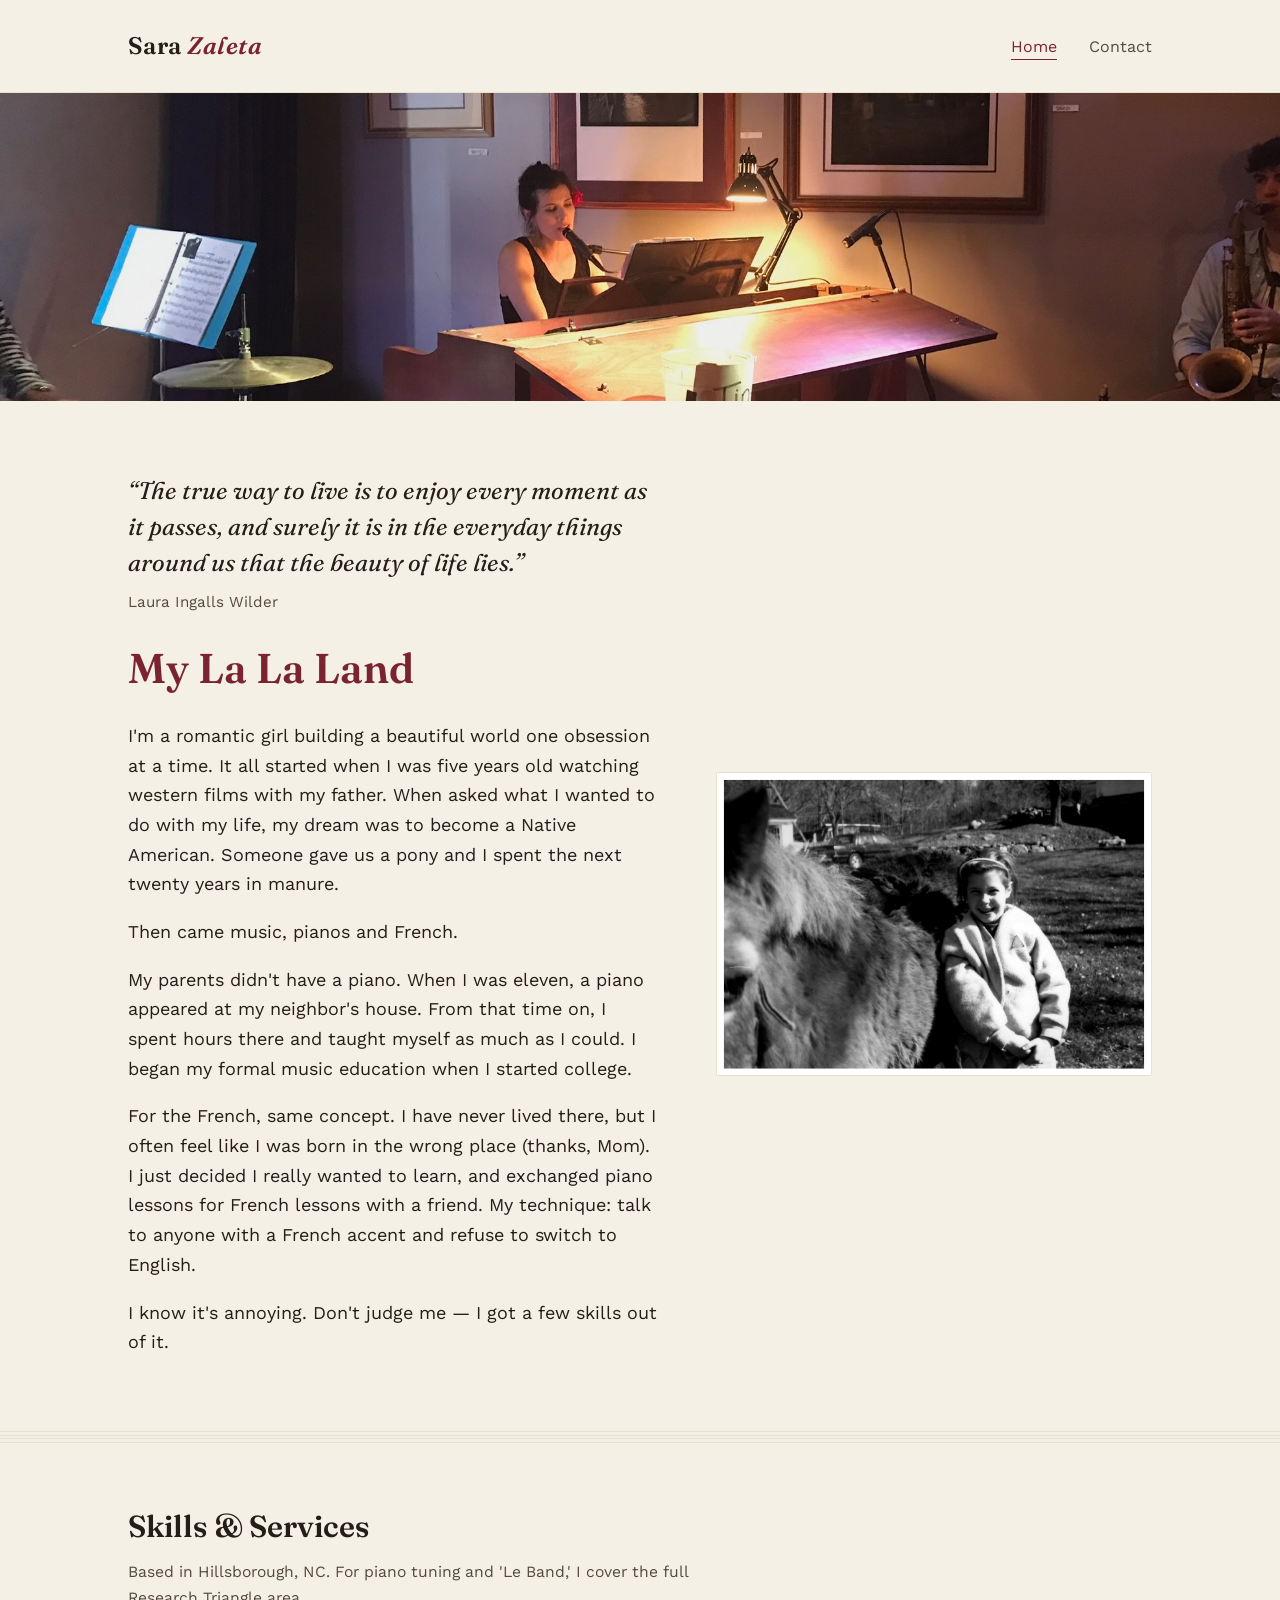
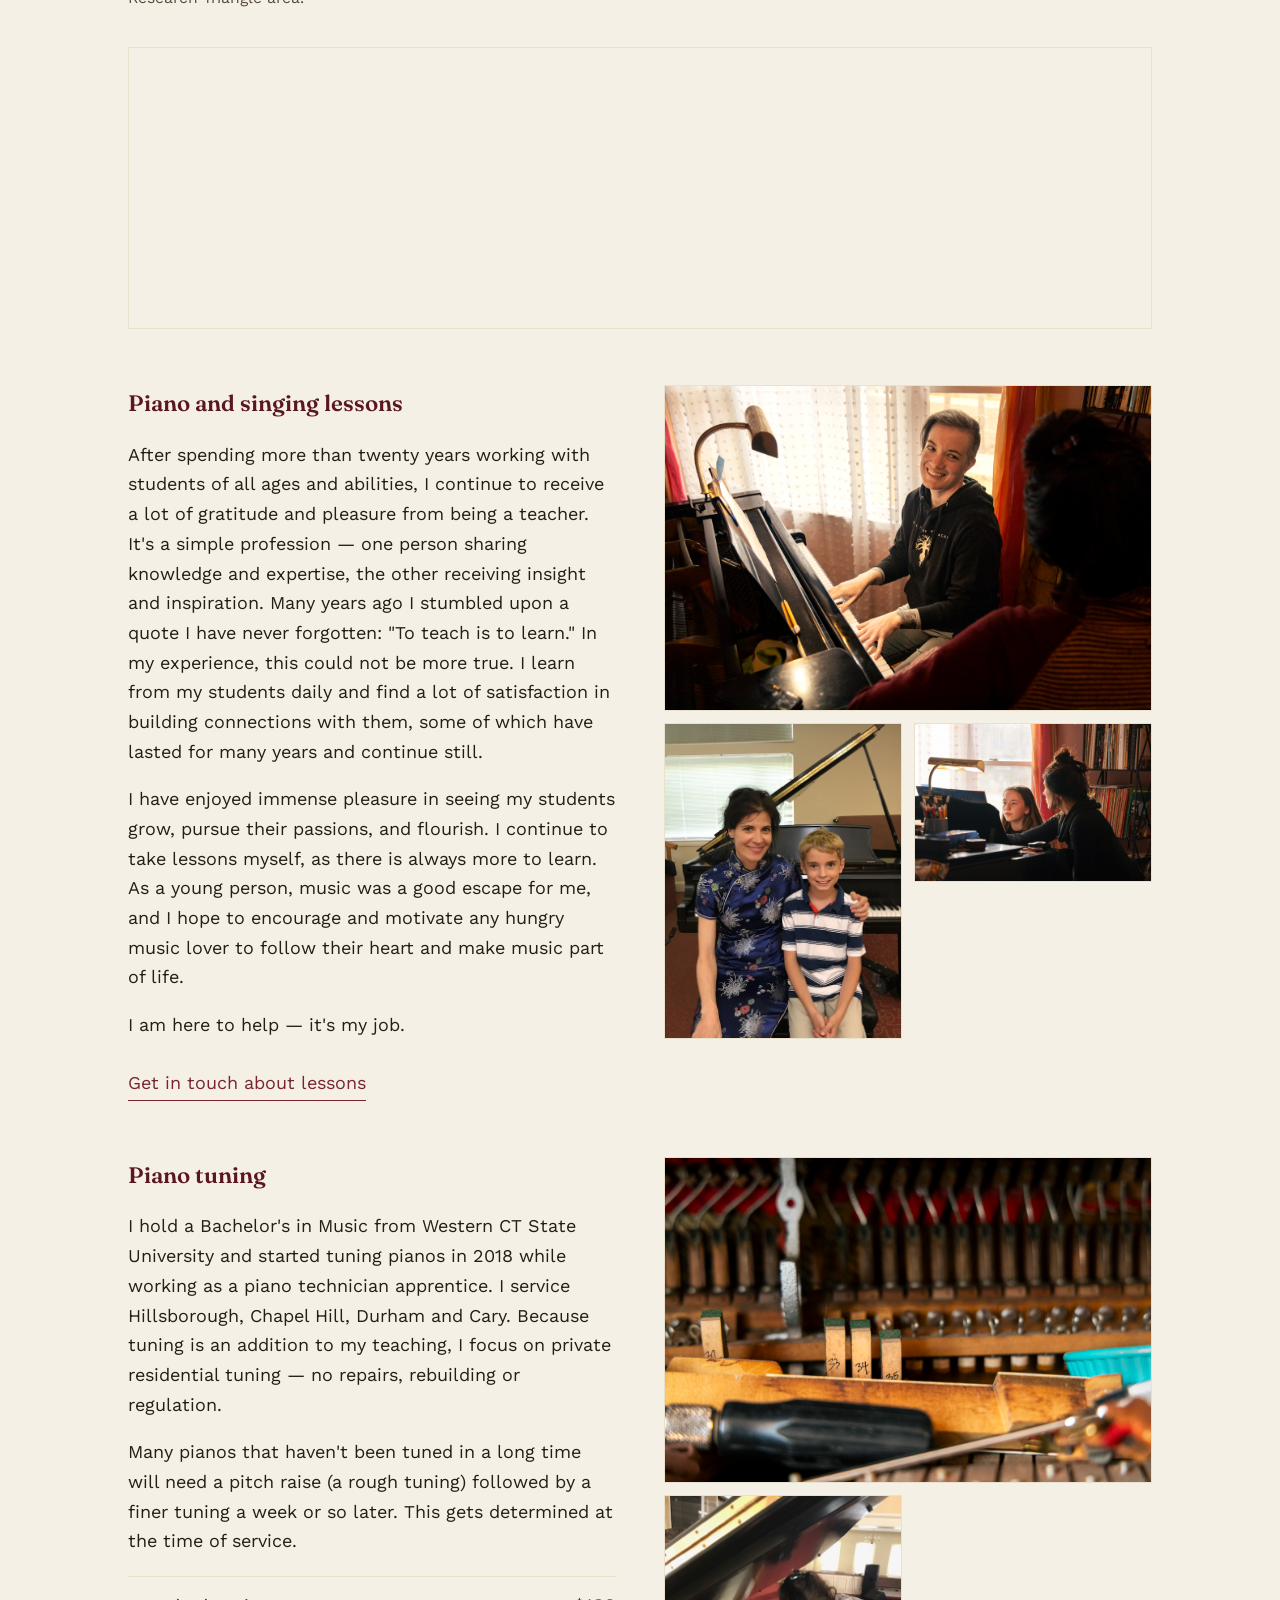
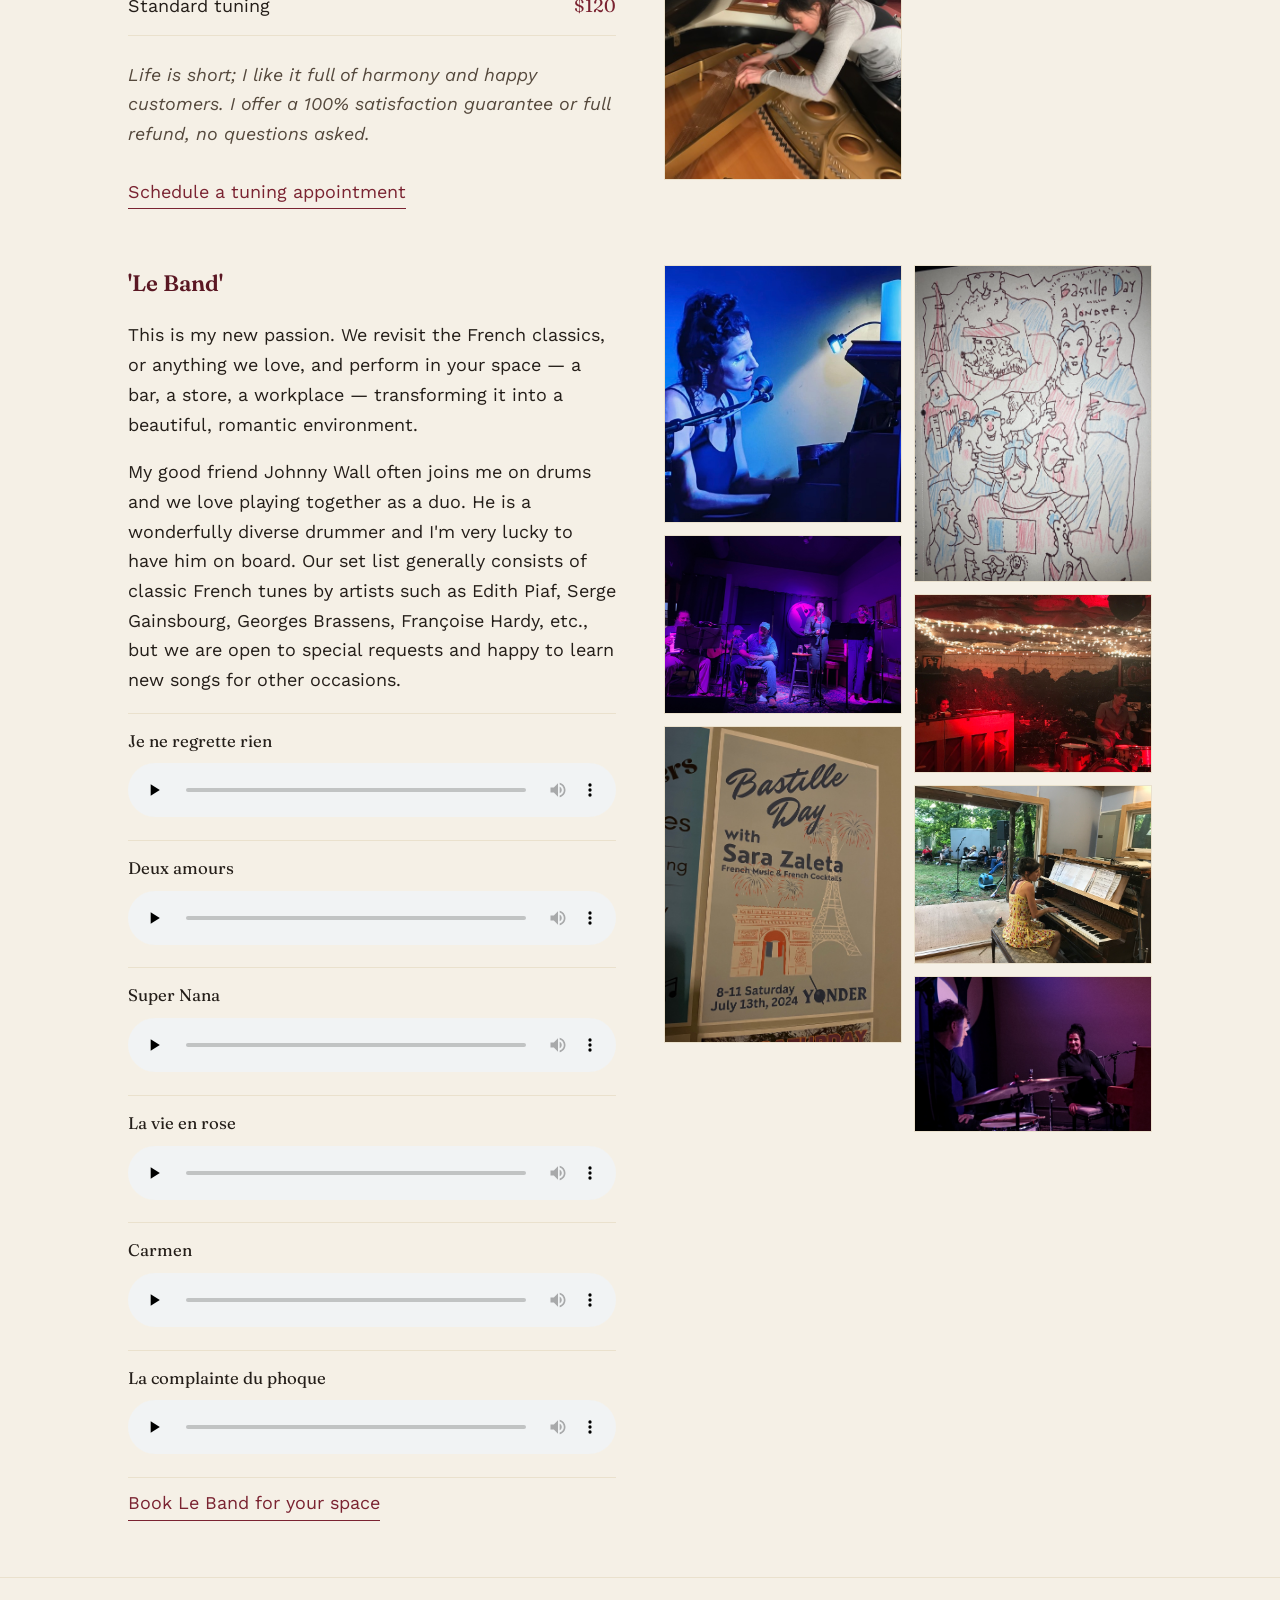
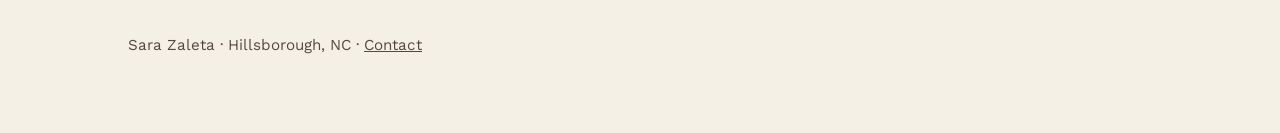
<file: index.html>
<!DOCTYPE html>
<html lang="en">
<head>
<meta charset="UTF-8">
<meta name="viewport" content="width=device-width, initial-scale=1.0">
<title>Sara Zaleta — Piano &amp; Singing Lessons, Piano Tuning, Le Band</title>
<meta name="description" content="Sara Zaleta: piano &amp; singing lessons, piano tuning, and a live French chanson band around Hillsborough, NC.">
<link rel="preconnect" href="https://fonts.googleapis.com">
<link rel="preconnect" href="https://fonts.gstatic.com" crossorigin>
<link href="https://fonts.googleapis.com/css2?family=Fraunces:ital,wght@0,400;0,600;1,400;1,500&family=Work+Sans:wght@400;500&display=swap" rel="stylesheet">
<link rel="stylesheet" href="css/style.css">
</head>
<body>

<header class="site-header">
  <div class="wrap">
    <a class="site-name" href="index.html">Sara <em>Zaleta</em></a>
    <button class="nav-toggle" aria-expanded="false" aria-controls="primary-nav">Menu</button>
    <nav class="primary-nav" id="primary-nav">
      <ul>
        <li><a href="index.html" aria-current="page">Home</a></li>
        <li><a href="contact.html">Contact</a></li>
      </ul>
    </nav>
  </div>
</header>

<img class="banner" src="images/IMG_3699_banner.jpeg" alt="Sara singing at the piano with Le Band">

<section class="hero">
  <div class="wrap">
    <div>
      <blockquote>
        “The true way to live is to enjoy every moment as it passes, and surely it is in the everyday things around us that the beauty of life lies.”
        <cite>Laura Ingalls Wilder</cite>
      </blockquote>
      <h1>My La La Land</h1>
      <div class="bio">
        <p>I'm a romantic girl building a beautiful world one obsession at a time. It all started when I was five years old watching western films with my father. When asked what I wanted to do with my life, my dream was to become a Native American. Someone gave us a pony and I spent the next twenty years in manure.</p>
        <p>Then came music, pianos and French.</p>
        <p>My parents didn't have a piano. When I was eleven, a piano appeared at my neighbor's house. From that time on, I spent hours there and taught myself as much as I could. I began my formal music education when I started college.</p>
        <p>For the French, same concept. I have never lived there, but I often feel like I was born in the wrong place (thanks, Mom). I just decided I really wanted to learn, and exchanged piano lessons for French lessons with a friend. My technique: talk to anyone with a French accent and refuse to switch to English.</p>
        <p>I know it's annoying. Don't judge me — I got a few skills out of it.</p>
      </div>
    </div>
    <img class="hero-photo" src="images/sara%20and%20preshious%20baw.jpg" alt="Sara with her horse, Preshious">
  </div>
</section>

<hr class="staff">

<section class="block">
  <div class="wrap">
    <h2>Skills &amp; Services</h2>
    <p class="location-line">Based in Hillsborough, NC. For piano tuning and 'Le Band,' I cover the full Research Triangle area.</p>

    <div class="map-frame">
      <iframe
        src="https://maps.google.com/maps?q=Hillsborough%2C%20NC&t=&z=11&ie=UTF8&iwloc=&output=embed"
        loading="lazy"
        referrerpolicy="no-referrer-when-downgrade"
        title="Map of the Hillsborough, NC area">
      </iframe>
    </div>

  <div class="service">
    <div class="service-text">
    <h3>Piano and singing lessons</h3>
    <p>After spending more than twenty years working with students of all ages and abilities, I continue to receive a lot of gratitude and pleasure from being a teacher. It's a simple profession — one person sharing knowledge and expertise, the other receiving insight and inspiration. Many years ago I stumbled upon a quote I have never forgotten: "To teach is to learn." In my experience, this could not be more true. I learn from my students daily and find a lot of satisfaction in building connections with them, some of which have lasted for many years and continue still.</p>
    <p>I have enjoyed immense pleasure in seeing my students grow, pursue their passions, and flourish. I continue to take lessons myself, as there is always more to learn. As a young person, music was a good escape for me, and I hope to encourage and motivate any hungry music lover to follow their heart and make music part of life.</p>
    <p>I am here to help — it's my job.</p>
    <a class="cta" href="contact.html">Get in touch about lessons</a>
    </div>
    <figure class="service-media media-masonry media-lead">
      <img src="images/Photo_2.jpg" alt="A student smiling at the piano during a lesson" loading="lazy">
      <img src="images/image1.jpeg" alt="Sara with a piano student" loading="lazy">
      <img src="images/Photo_7.jpg" alt="Sara teaching a girl at the piano" loading="lazy">
    </figure>
  </div>

  <div class="service">
    <div class="service-text">
    <h3>Piano tuning</h3>
    <p>I hold a Bachelor's in Music from Western CT State University and started tuning pianos in 2018 while working as a piano technician apprentice. I service Hillsborough, Chapel Hill, Durham and Cary. Because tuning is an addition to my teaching, I focus on private residential tuning — no repairs, rebuilding or regulation.</p>
    <p>Many pianos that haven't been tuned in a long time will need a pitch raise (a rough tuning) followed by a finer tuning a week or so later. This gets determined at the time of service.</p>

    <ul class="pricing">
      <li><span>Standard tuning</span> <span class="price">$120</span></li>
    </ul>

    <p class="guarantee">Life is short; I like it full of harmony and happy customers. I offer a 100% satisfaction guarantee or full refund, no questions asked.</p>
    <a class="cta" href="contact.html">Schedule a tuning appointment</a>
    </div>
    <figure class="service-media media-masonry media-lead">
      <img src="images/13_Toned.jpg" alt="Inside a piano during tuning, with a tuning tool in place" loading="lazy">
      <img class="crop-tall" src="images/piano.jpeg" alt="Sara tuning a grand piano" loading="lazy">
    </figure>
  </div>

  <div class="service service-band">
    <div class="service-text">
    <h3>'Le Band'</h3>
    <p>This is my new passion. We revisit the French classics, or anything we love, and perform in your space — a bar, a store, a workplace — transforming it into a beautiful, romantic environment.</p>
    <p>My good friend Johnny Wall often joins me on drums and we love playing together as a duo. He is a wonderfully diverse drummer and I'm very lucky to have him on board. Our set list generally consists of classic French tunes by artists such as Edith Piaf, Serge Gainsbourg, Georges Brassens, Françoise Hardy, etc., but we are open to special requests and happy to learn new songs for other occasions.</p>

    <ul class="tracks">
      <li>
        <span class="track-title">Je ne regrette rien</span>
        <audio controls preload="none" src="audio/sara_je_ne_regrette_rien_du_tout.mp3"></audio>
      </li>
      <li>
        <span class="track-title">Deux amours</span>
        <audio controls preload="none" src="audio/deux_amours.mp3"></audio>
      </li>
      <li>
        <span class="track-title">Super Nana</span>
        <audio controls preload="none" src="audio/super_nana.mp3"></audio>
      </li>
      <li>
        <span class="track-title">La vie en rose</span>
        <audio controls preload="none" src="audio/la_vie_en_rose.mp3"></audio>
      </li>
      <li>
        <span class="track-title">Carmen</span>
        <audio controls preload="none" src="audio/carment.mp3"></audio>
      </li>
      <li>
        <span class="track-title">La complainte du phoque</span>
        <audio controls preload="none" src="audio/la_complainte_du_phoque.mp3"></audio>
      </li>
    </ul>

    <a class="cta" href="contact.html">Book Le Band for your space</a>
    </div>
    <figure class="service-media media-masonry">
      <img src="images/IMG_0818.jpg" alt="Le Band performing">
      <img src="images/IMG_0785.jpeg" alt="Le Band on stage at Yonder">
      <img src="images/IMG_0465.jpeg" alt="Bastille Day poster: French music and cocktails with Sara Zaleta at Yonder, July 13, 2024">
      <img src="images/IMG_1223.jpeg" alt="Hand-drawn Bastille Day sketch of the band and audience at Yonder">
      <img src="images/IMG_4286%20(2).jpg" alt="Le Band performing">
      <img src="images/IMG_3794.JPG" alt="Le Band performing">
      <img src="images/Photo_9.jpg" alt="Sara seated on stage next to the piano, smiling at the drummer in the foreground, at Yonder" loading="lazy">
    </figure>
  </div>
  </div>
</section>

<footer class="site-footer">
  <div class="wrap">
    <p>Sara Zaleta · Hillsborough, NC · <a href="contact.html">Contact</a></p>
  </div>
</footer>

<script src="js/script.js"></script>
</body>
</html>
</file>
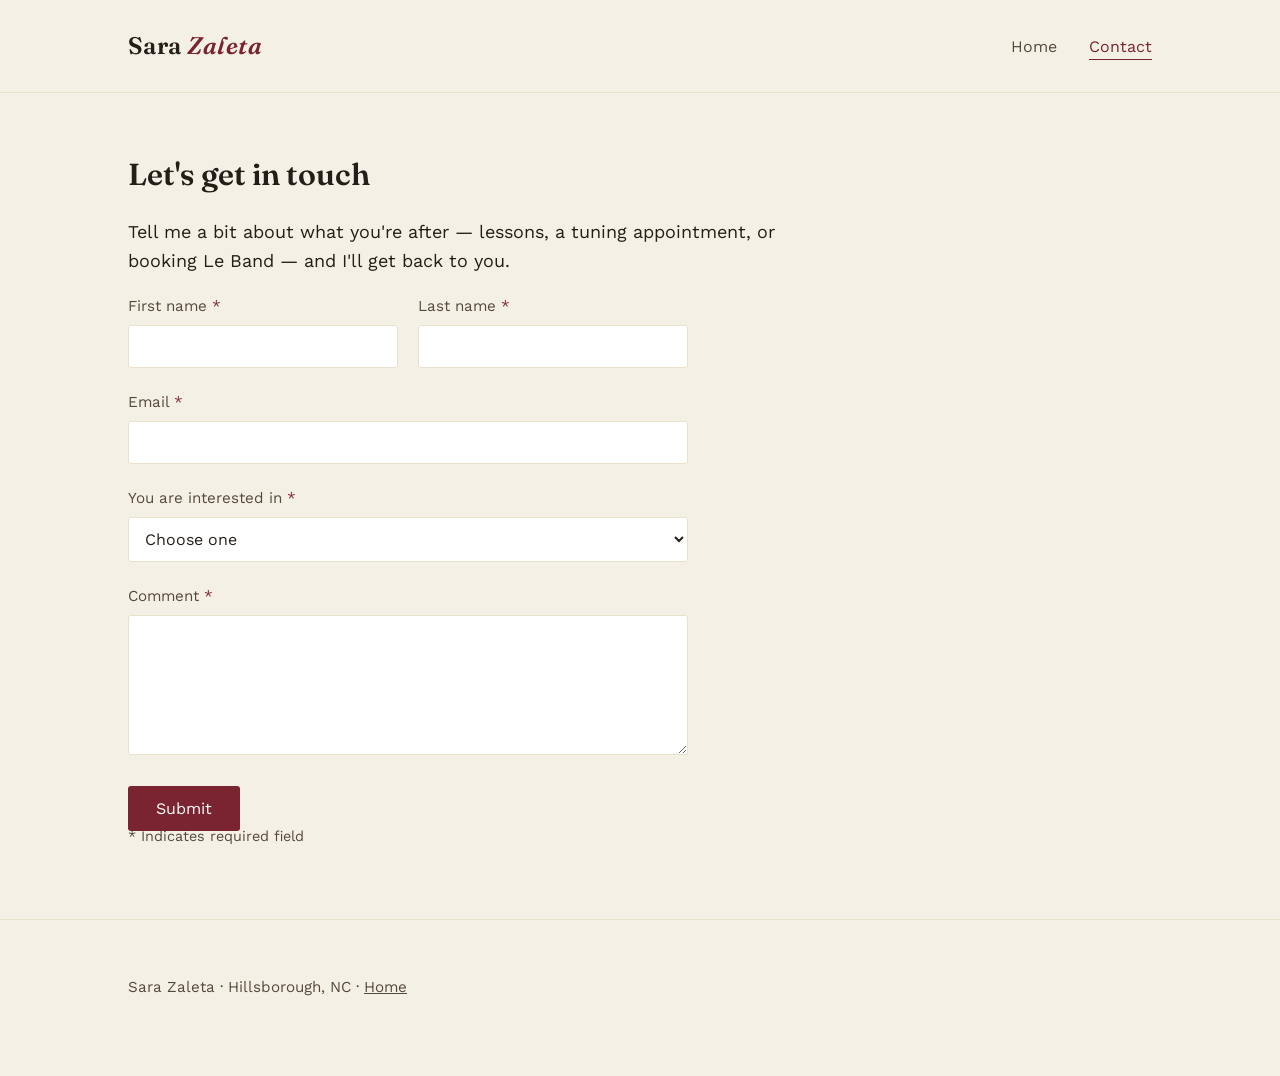
<file: contact.html>
<!DOCTYPE html>
<html lang="en">
<head>
<meta charset="UTF-8">
<meta name="viewport" content="width=device-width, initial-scale=1.0">
<title>Contact — Sara Zaleta</title>
<meta name="description" content="Get in touch with Sara Zaleta about piano and singing lessons, piano tuning, or booking Le Band.">
<link rel="preconnect" href="https://fonts.googleapis.com">
<link rel="preconnect" href="https://fonts.gstatic.com" crossorigin>
<link href="https://fonts.googleapis.com/css2?family=Fraunces:ital,wght@0,400;0,600;1,400;1,500&family=Work+Sans:wght@400;500&display=swap" rel="stylesheet">
<link rel="stylesheet" href="css/style.css">
</head>
<body>

<header class="site-header">
  <div class="wrap">
    <a class="site-name" href="index.html">Sara <em>Zaleta</em></a>
    <button class="nav-toggle" aria-expanded="false" aria-controls="primary-nav">Menu</button>
    <nav class="primary-nav" id="primary-nav">
      <ul>
        <li><a href="index.html">Home</a></li>
        <li><a href="contact.html" aria-current="page">Contact</a></li>
      </ul>
    </nav>
  </div>
</header>

<section class="block">
  <div class="wrap">
    <h2>Let's get in touch</h2>
    <p>Tell me a bit about what you're after — lessons, a tuning appointment, or booking Le Band — and I'll get back to you.</p>

    <!--
      Replace YOUR_FORM_ID below with the endpoint Formspree gives you
      after you create a form at https://formspree.io.
      Example: https://formspree.io/f/x… becomes the action URL as-is.
    -->
    <form class="contact-form" action="https://formspree.io/f/mjygrvaj" method="POST">
      <div class="field-row">
        <div class="field">
          <label for="first-name">First name <span class="req">*</span></label>
          <input type="text" id="first-name" name="First name" required>
        </div>
        <div class="field">
          <label for="last-name">Last name <span class="req">*</span></label>
          <input type="text" id="last-name" name="Last name" required>
        </div>
      </div>

      <div class="field">
        <label for="email">Email <span class="req">*</span></label>
        <input type="email" id="email" name="email" required>
      </div>

      <div class="field">
        <label for="interest">You are interested in <span class="req">*</span></label>
        <select id="interest" name="Interested in" required>
          <option value="" disabled selected>Choose one</option>
          <option value="Piano and singing lessons">Piano and singing lessons</option>
          <option value="Piano tuning">Piano tuning</option>
          <option value="Le band">Le band</option>
        </select>
      </div>

      <div class="field">
        <label for="comment">Comment <span class="req">*</span></label>
        <textarea id="comment" name="Comment" required></textarea>
      </div>

      <!-- Optional: send people to a "thank you" page instead of Formspree's default one -->
      <!-- <input type="hidden" name="_next" value="https://www.sarazaleta.com/thanks.html"> -->

      <button class="submit-btn" type="submit">Submit</button>
      <p class="form-note">* Indicates required field</p>
    </form>
  </div>
</section>

<footer class="site-footer">
  <div class="wrap">
    <p>Sara Zaleta · Hillsborough, NC · <a href="index.html">Home</a></p>
  </div>
</footer>

<script src="js/script.js"></script>
</body>
</html>
</file>
<file: css/style.css>
/* ------------------------------------------------------------------
   Sara Zaleta — piano & singing lessons, piano tuning, 'Le Band'
   Design tokens
------------------------------------------------------------------- */

:root{
  --ivory:        #F5F0E6;
  --ivory-deep:   #EAE1CD;
  --ink:          #241E19;
  --ink-soft:     #55493D;
  --burgundy:     #7A2331;
  --burgundy-dark:#5A1723;
  --brass:        #AD8A45;

  --font-display: 'Fraunces', Georgia, 'Times New Roman', serif;
  --font-body:    'Work Sans', -apple-system, Helvetica, Arial, sans-serif;

  --measure: 62ch;
}

*{ box-sizing: border-box; }

html{ scroll-behavior: smooth; }

body{
  margin: 0;
  background: var(--ivory);
  color: var(--ink);
  font-family: var(--font-body);
  font-size: 18px;
  line-height: 1.65;
  -webkit-font-smoothing: antialiased;
}

img{ max-width: 100%; display: block; }

a{ color: var(--burgundy); }
a:focus-visible, button:focus-visible, input:focus-visible,
select:focus-visible, textarea:focus-visible{
  outline: 2px solid var(--burgundy);
  outline-offset: 3px;
}

.wrap{
  max-width: 1080px;
  margin: 0 auto;
  padding: 0 28px;
}

/* ---------- header ---------- */

.site-header{
  padding: 26px 0;
  border-bottom: 1px solid var(--ivory-deep);
}

.site-header .wrap{
  display: flex;
  align-items: center;
  justify-content: space-between;
}

.site-name{
  font-family: var(--font-display);
  font-weight: 600;
  font-size: 1.5rem;
  letter-spacing: 0.02em;
  color: var(--ink);
  text-decoration: none;
}

.site-name em{ color: var(--burgundy); font-style: italic; }

nav.primary-nav ul{
  list-style: none;
  display: flex;
  gap: 32px;
  margin: 0;
  padding: 0;
}

nav.primary-nav a{
  color: var(--ink-soft);
  text-decoration: none;
  font-size: 1rem;
  border-bottom: 1px solid transparent;
  padding-bottom: 3px;
  transition: border-color 0.2s ease, color 0.2s ease;
}

nav.primary-nav a:hover,
nav.primary-nav a[aria-current="page"]{
  color: var(--burgundy);
  border-bottom-color: var(--burgundy);
}

.nav-toggle{
  display: none;
  background: none;
  border: 1px solid var(--ink-soft);
  border-radius: 4px;
  padding: 6px 10px;
  font-family: var(--font-body);
  font-size: 0.95rem;
  color: var(--ink);
}

/* ---------- staff-line divider (a nod to sheet music) ---------- */

.staff{
  border: 0;
  height: 14px;
  margin: 0;
  background-image: repeating-linear-gradient(
    var(--ivory-deep), var(--ivory-deep) 1px, transparent 1px, transparent 3.5px
  );
  opacity: 0.9;
}

/* ---------- hero ---------- */

.hero{
  padding: 72px 0 56px;
}

.hero .wrap{
  display: grid;
  grid-template-columns: 1.1fr 0.9fr;
  gap: 56px;
  align-items: center;
}

.hero blockquote{
  margin: 0 0 20px;
  font-family: var(--font-display);
  font-style: italic;
  font-weight: 400;
  font-size: 1.5rem;
  line-height: 1.5;
  color: var(--ink);
  max-width: var(--measure);
}

.hero blockquote cite{
  display: block;
  margin-top: 10px;
  font-family: var(--font-body);
  font-style: normal;
  font-size: 0.95rem;
  color: var(--ink-soft);
}

.hero h1{
  font-family: var(--font-display);
  font-size: 2.6rem;
  font-weight: 600;
  margin: 0 0 18px;
  color: var(--burgundy);
}

.hero-photo{
  border-radius: 2px;
  border: 1px solid var(--ivory-deep);
}

.bio p{ max-width: var(--measure); }

/* ---------- section shell ---------- */

section.block{
  padding: 56px 0;
}

section.block.tinted{
  background: var(--ivory-deep);
}

section.block h2{
  font-family: var(--font-display);
  font-weight: 600;
  font-size: 1.9rem;
  margin: 0 0 8px;
}

section.block h3{
  font-family: var(--font-display);
  font-weight: 600;
  font-size: 1.4rem;
  color: var(--burgundy-dark);
  margin: 44px 0 12px;
}

section.block h3:first-of-type{ margin-top: 8px; }

section.block p{ max-width: var(--measure); }

.location-line{
  font-size: 0.98rem;
  color: var(--ink-soft);
  margin: 0 0 36px;
}

/* ---------- map ---------- */

.map-frame{
  border: 1px solid var(--ivory-deep);
  overflow: hidden;
  margin: 28px 0 8px;
}

.map-frame iframe{
  width: 100%;
  height: 280px;
  border: 0;
  display: block;
}

/* ---------- pricing ---------- */

.pricing{
  list-style: none;
  padding: 0;
  margin: 20px 0 24px;
  max-width: var(--measure);
  border-top: 1px solid var(--ivory-deep);
}

.pricing li{
  display: flex;
  justify-content: space-between;
  gap: 20px;
  padding: 14px 0;
  border-bottom: 1px solid var(--ivory-deep);
}

.pricing .price{
  font-family: var(--font-display);
  color: var(--burgundy);
  white-space: nowrap;
}

.guarantee{
  font-style: italic;
  color: var(--ink-soft);
}

.cta{
  display: inline-block;
  margin-top: 10px;
  color: var(--burgundy);
  text-decoration: none;
  border-bottom: 1px solid var(--burgundy);
  padding-bottom: 2px;
}

.cta:hover{ color: var(--burgundy-dark); border-color: var(--burgundy-dark); }

/* ---------- band gallery + tracks ---------- */

.band-gallery{
  display: grid;
  grid-template-columns: repeat(4, 1fr);
  gap: 14px;
  margin: 24px 0 32px;
}

.band-gallery img{
  border: 1px solid var(--ivory-deep);
  aspect-ratio: 4 / 3;
  object-fit: cover;
}

.tracks{
  list-style: none;
  margin: 0;
  padding: 0;
  max-width: var(--measure);
}

.tracks li{
  padding: 14px 0;
  border-bottom: 1px solid var(--ivory-deep);
}

.tracks li:first-child{ border-top: 1px solid var(--ivory-deep); }

.track-title{
  display: block;
  margin-bottom: 8px;
  font-family: var(--font-display);
  font-size: 1.05rem;
}

.tracks audio{ width: 100%; }

/* ---------- contact form ---------- */

.contact-form{
  max-width: 560px;
  margin-top: 12px;
}

.field-row{
  display: grid;
  grid-template-columns: 1fr 1fr;
  gap: 20px;
}

.field{
  margin-bottom: 22px;
}

.field label{
  display: block;
  font-size: 0.95rem;
  color: var(--ink-soft);
  margin-bottom: 6px;
}

.field .req{ color: var(--burgundy); }

.field input,
.field select,
.field textarea{
  width: 100%;
  font-family: var(--font-body);
  font-size: 1rem;
  color: var(--ink);
  background: #fff;
  border: 1px solid var(--ivory-deep);
  border-radius: 3px;
  padding: 11px 12px;
}

.field textarea{ min-height: 140px; resize: vertical; }

.submit-btn{
  font-family: var(--font-body);
  font-size: 1rem;
  color: #fff;
  background: var(--burgundy);
  border: 0;
  border-radius: 3px;
  padding: 13px 28px;
  cursor: pointer;
  transition: background 0.2s ease;
}

.submit-btn:hover{ background: var(--burgundy-dark); }

.form-note{
  font-size: 0.9rem;
  color: var(--ink-soft);
  margin-top: -6px;
}

/* ---------- footer ---------- */

.site-footer{
  padding: 40px 0 60px;
  border-top: 1px solid var(--ivory-deep);
  color: var(--ink-soft);
  font-size: 0.95rem;
}

.site-footer a{ color: var(--ink-soft); }

/* ---------- responsive ---------- */

@media (max-width: 760px){
  .nav-toggle{ display: inline-block; }

  nav.primary-nav{
    display: none;
    width: 100%;
  }

  nav.primary-nav.open{ display: block; }

  nav.primary-nav ul{
    flex-direction: column;
    gap: 14px;
    padding: 20px 0 4px;
  }

  .site-header .wrap{ flex-wrap: wrap; }

  .hero .wrap{
    grid-template-columns: 1fr;
    gap: 30px;
  }

  .hero h1{ font-size: 2.1rem; }

  .band-gallery{ grid-template-columns: repeat(2, 1fr); }

  .field-row{ grid-template-columns: 1fr; gap: 0; }
}

@media (prefers-reduced-motion: reduce){
  html{ scroll-behavior: auto; }
  *{ transition: none !important; }
}

/* ---- 0.3 additions ---- */
.banner{display:block;width:100%;height:auto;aspect-ratio:1973/476;object-fit:cover;min-height:130px}

.service{display:grid;grid-template-columns:minmax(0,1fr) minmax(0,.75fr);gap:48px;align-items:start;margin-top:56px}
.service.service-band{grid-template-columns:minmax(0,1fr) minmax(0,1fr)}
section.block .service-text h3{margin-top:0}

.service-media{margin:0}
.service-media img{display:block;width:100%;height:auto;border:1px solid var(--ivory-deep)}

/* mixed shapes: natural proportions, no cropping, two columns */
.media-masonry{column-count:2;column-gap:12px}
.media-masonry img{margin-bottom:12px;break-inside:avoid}

@media (max-width:760px){
  .service,.service.service-band{grid-template-columns:1fr;gap:28px}
}

/* ---- 0.4 additions ---- */
/* gap between stacked photos in the lessons and tuning columns */
.service-media:not(.media-masonry) img + img{margin-top:12px}

/* ---- 0.9 additions: same two equal columns in every section ---- */
@media (min-width:761px){
  .service,.service.service-band{grid-template-columns:minmax(0,1fr) minmax(0,1fr)}
}
/* wide lead photo spanning both picture columns, the rest flow in two columns */
.media-lead > img:first-child{column-span:all}
/* slight crop so the picture column does not outgrow the text */
.crop-tall{aspect-ratio:5/6;object-fit:cover}
</file>
